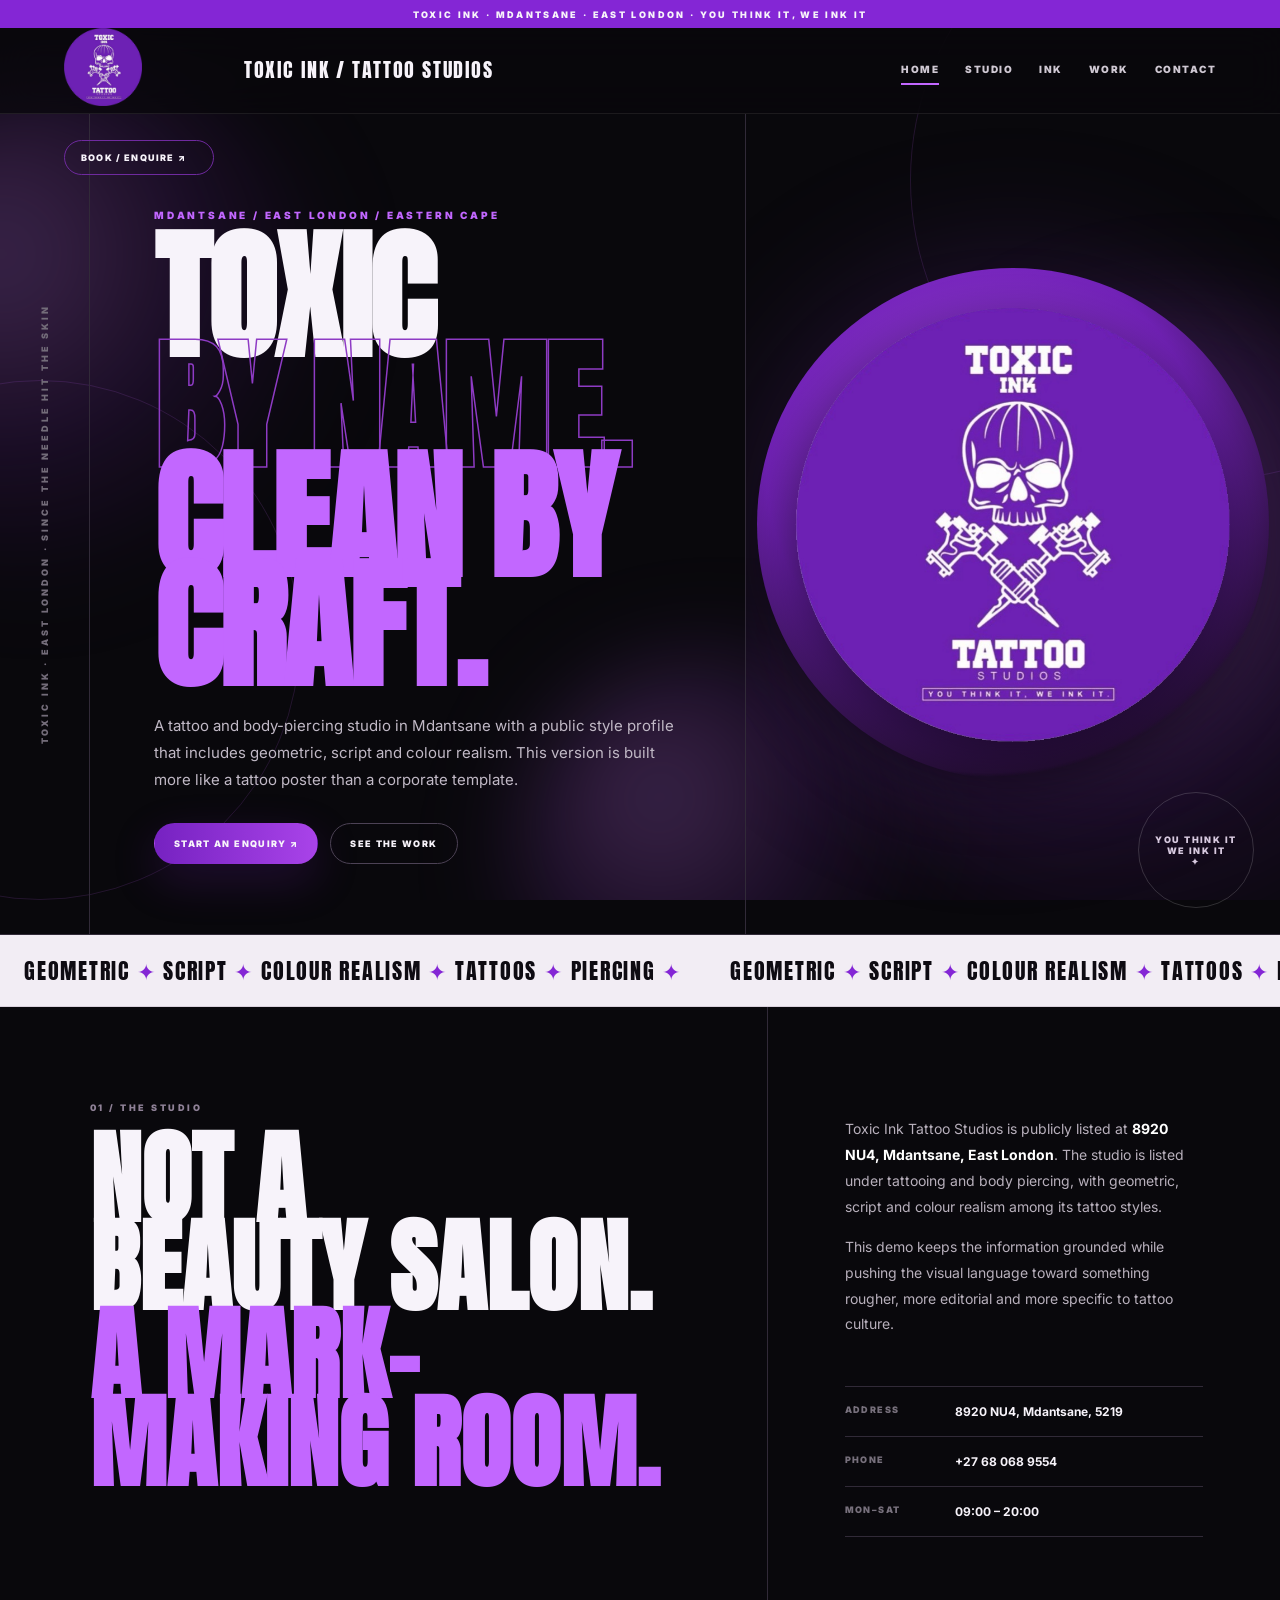
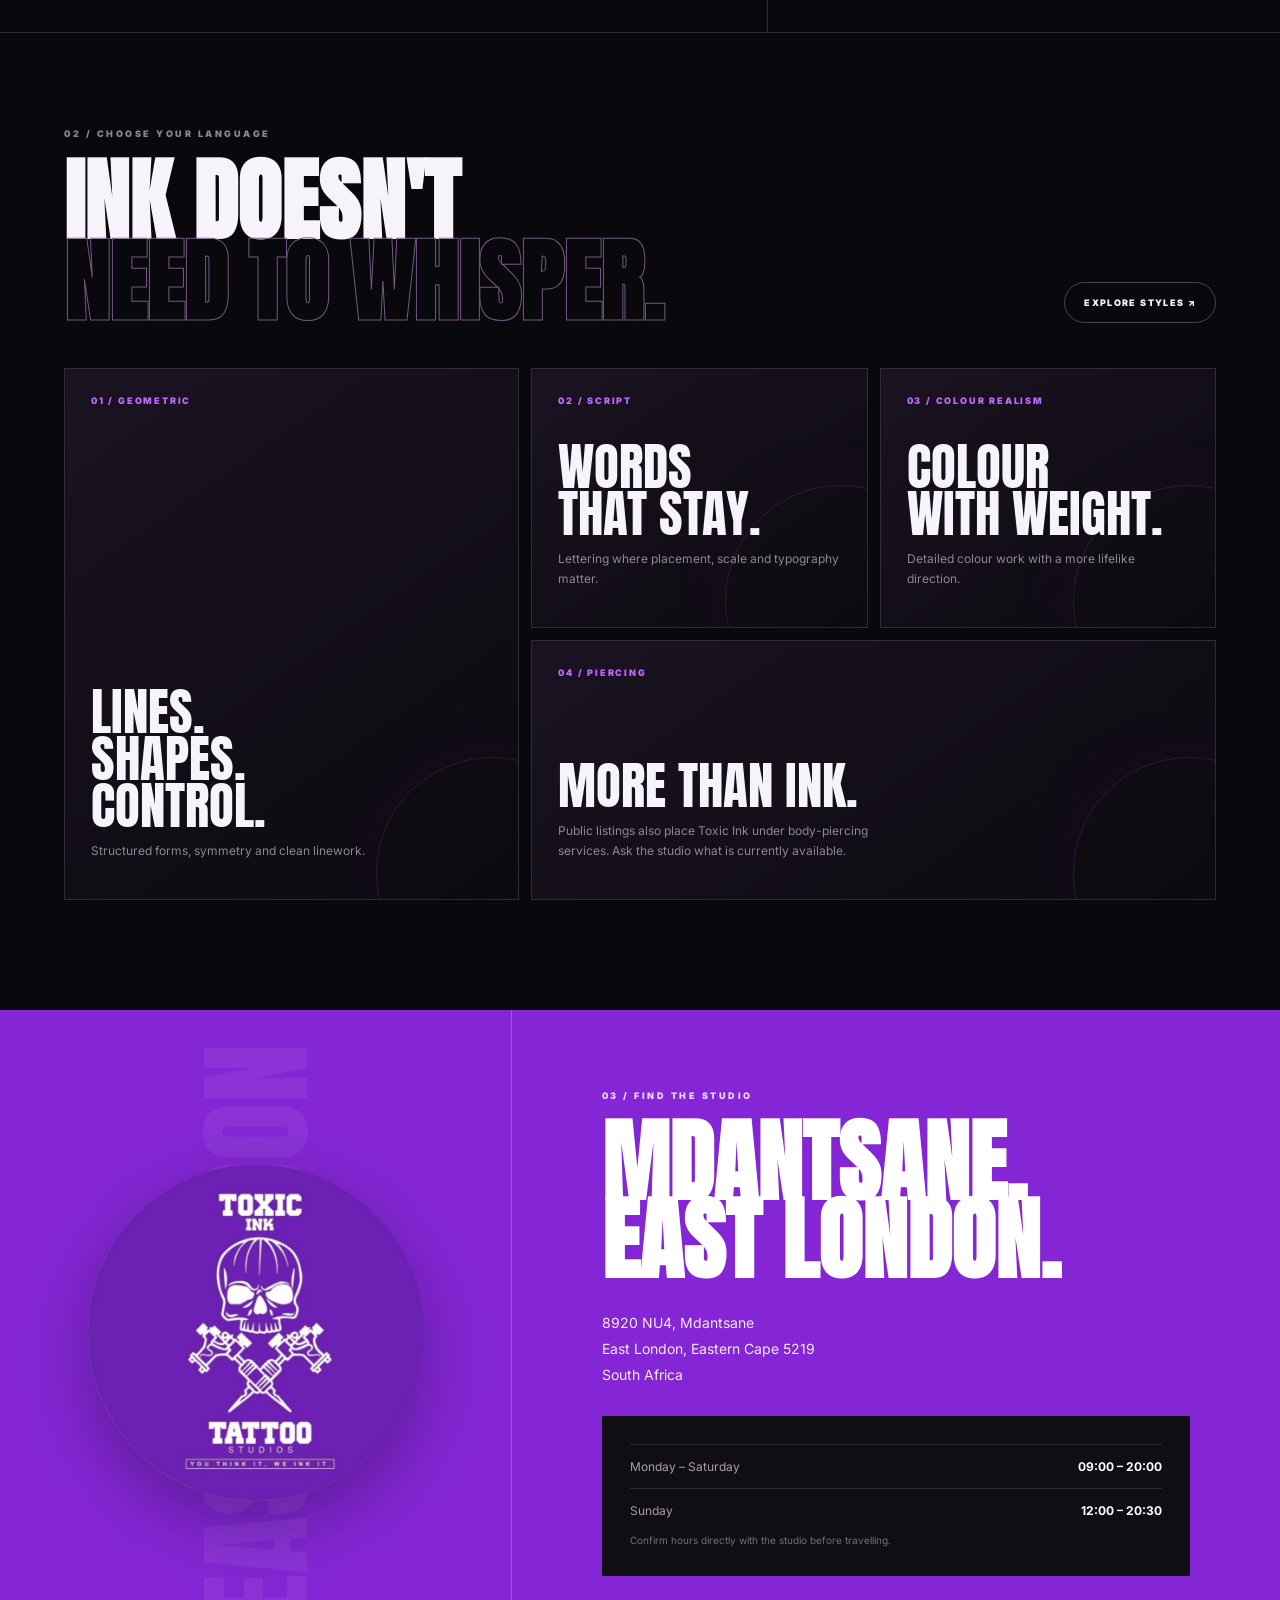
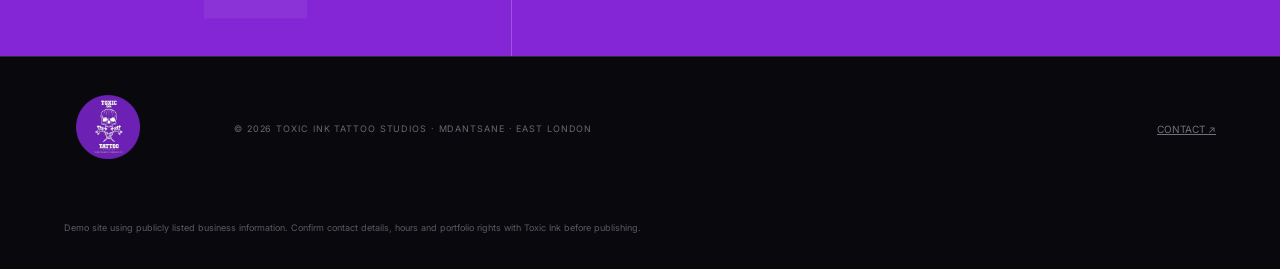
<file: index.html>
<!doctype html><html lang="en"><head><meta charset="utf-8"><meta name="viewport" content="width=device-width,initial-scale=1"><title>Toxic Ink Tattoo Studios — East London</title><meta name="description" content="Toxic Ink Tattoo Studios in Mdantsane, East London."><link rel="stylesheet" href="style.css"></head><body><div class="ink-field" aria-hidden="true"><div class="ink-cloud a"></div><div class="ink-cloud b"></div><div class="ink-cloud c"></div><div class="ink-line one"></div><div class="ink-line two"></div></div><div class="topline">TOXIC INK · MDANTSANE · EAST LONDON · YOU THINK IT, WE INK IT</div>
<header class="site-head">
<a class="brand" href="index.html"><img src="assets/toxic-ink-logo.png" alt="Toxic Ink Tattoo Studios"></a>
<div class="wordmark">TOXIC INK / TATTOO STUDIOS</div>
<button class="menu" aria-label="Menu">☰</button>
<nav class="nav"><a class="active" href="index.html">HOME</a><a class="" href="about.html">STUDIO</a><a class="" href="services.html">INK</a><a class="" href="portfolio.html">WORK</a><a class="" href="contact.html">CONTACT</a></nav>
<a class="head-cta" href="contact.html">BOOK / ENQUIRE ↗</a>
</header>
<main>
<section class="home-hero">
<div class="side-rail"><span>TOXIC INK · EAST LONDON · SINCE THE NEEDLE HIT THE SKIN</span></div>
<div class="hero-copy">
<div class="kicker">MDANTSANE / EAST LONDON / EASTERN CAPE</div>
<h1 class="mega">TOXIC<br><span class="outline">BY NAME.</span><br><span class="purple">CLEAN BY CRAFT.</span></h1>
<p class="lede">A tattoo and body-piercing studio in Mdantsane with a public style profile that includes geometric, script and colour realism. This version is built more like a tattoo poster than a corporate template.</p>
<div class="hero-actions"><a class="btn primary" href="contact.html">START AN ENQUIRY ↗</a><a class="btn" href="portfolio.html">SEE THE WORK</a></div>
</div>
<div class="hero-poster"><div class="poster-disc"></div><img src="assets/toxic-ink-logo.png" alt="Toxic Ink logo"><div class="poster-stamp">YOU THINK IT<br>WE INK IT<br>✦</div></div>
</section>

<div class="marquee"><div class="marquee-track">
<span>GEOMETRIC <i>✦</i> SCRIPT <i>✦</i> COLOUR REALISM <i>✦</i> TATTOOS <i>✦</i> PIERCING <i>✦</i></span>
<span>GEOMETRIC <i>✦</i> SCRIPT <i>✦</i> COLOUR REALISM <i>✦</i> TATTOOS <i>✦</i> PIERCING <i>✦</i></span>
</div></div>

<section class="manifesto">
<div class="manifesto-left"><div class="section-label">01 / THE STUDIO</div><h2 class="statement">NOT A<br>BEAUTY SALON.<br><em>A MARK-MAKING ROOM.</em></h2></div>
<div class="manifesto-right"><div class="bodycopy"><p>Toxic Ink Tattoo Studios is publicly listed at <strong>8920 NU4, Mdantsane, East London</strong>. The studio is listed under tattooing and body piercing, with geometric, script and colour realism among its tattoo styles.</p><p>This demo keeps the information grounded while pushing the visual language toward something rougher, more editorial and more specific to tattoo culture.</p></div>
<div class="fact-stack"><div class="fact"><span>ADDRESS</span><b>8920 NU4, Mdantsane, 5219</b></div><div class="fact"><span>PHONE</span><b>+27 68 068 9554</b></div><div class="fact"><span>MON–SAT</span><b>09:00 – 20:00</b></div></div></div>
</section>

<section class="style-wall">
<div class="style-title-row"><div><div class="section-label">02 / CHOOSE YOUR LANGUAGE</div><h2 class="style-title">INK DOESN'T<br><span class="ghost">NEED TO WHISPER.</span></h2></div><a class="btn" href="services.html">EXPLORE STYLES ↗</a></div>
<div class="style-grid">
<article class="style-card big"><span class="num">01 / GEOMETRIC</span><div><h3>LINES.<br>SHAPES.<br>CONTROL.</h3><p>Structured forms, symmetry and clean linework.</p></div></article>
<article class="style-card"><span class="num">02 / SCRIPT</span><div><h3>WORDS<br>THAT STAY.</h3><p>Lettering where placement, scale and typography matter.</p></div></article>
<article class="style-card"><span class="num">03 / COLOUR REALISM</span><div><h3>COLOUR<br>WITH WEIGHT.</h3><p>Detailed colour work with a more lifelike direction.</p></div></article>
<article class="style-card wide"><span class="num">04 / PIERCING</span><div><h3>MORE THAN INK.</h3><p>Public listings also place Toxic Ink under body-piercing services. Ask the studio what is currently available.</p></div></article>
</div>
</section>

<section class="location-slab"><div class="location-mark"><img src="assets/toxic-ink-logo.png" alt=""></div><div class="location-copy"><div class="section-label" style="color:#ead5fb">03 / FIND THE STUDIO</div><h2>MDANTSANE.<br>EAST LONDON.</h2><div class="bodycopy" style="color:#f2eaf5">8920 NU4, Mdantsane<br>East London, Eastern Cape 5219<br>South Africa</div><div class="hours"><div class="hours-row"><span>Monday – Saturday</span><b>09:00 – 20:00</b></div><div class="hours-row"><span>Sunday</span><b>12:00 – 20:30</b></div><div class="small">Confirm hours directly with the studio before travelling.</div></div></div></section>
</main><footer><a href="index.html"><img src="assets/toxic-ink-logo.png" alt="Toxic Ink"></a><p>© 2026 TOXIC INK TATTOO STUDIOS · MDANTSANE · EAST LONDON</p><a class="small" href="contact.html">CONTACT ↗</a></footer>
<div class="legal">Demo site using publicly listed business information. Confirm contact details, hours and portfolio rights with Toxic Ink before publishing.</div><script>
const m=document.querySelector('.menu'),n=document.querySelector('.nav');if(m&&n)m.addEventListener('click',()=>n.classList.toggle('open'));
const els=[...document.querySelectorAll('.manifesto,.style-card,.location-slab,.editorial,.art,.contact-line,.contact-form')];
els.forEach(x=>x.classList.add('reveal'));const io=new IntersectionObserver(es=>es.forEach(e=>{if(e.isIntersecting){e.target.classList.add('show');io.unobserve(e.target)}}),{threshold:.1});els.forEach(x=>io.observe(x));
</script></body></html>
</file>
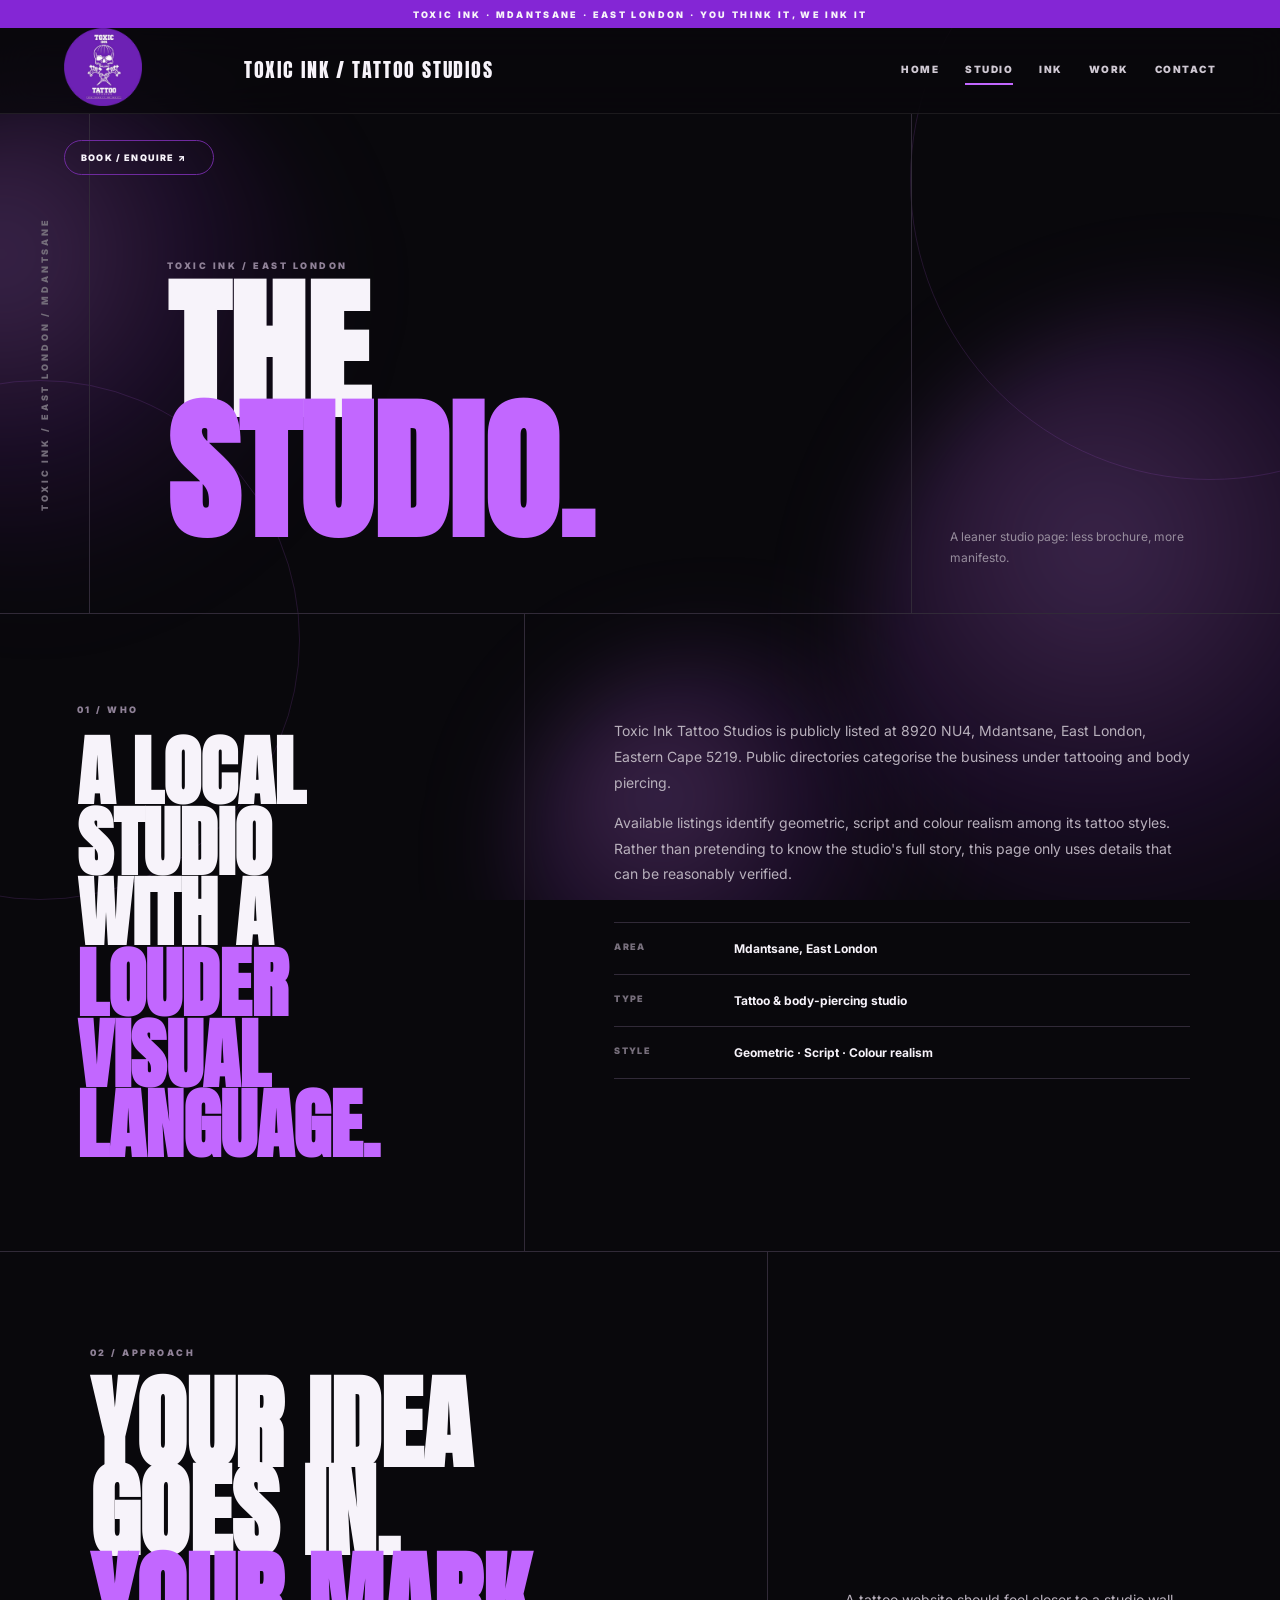
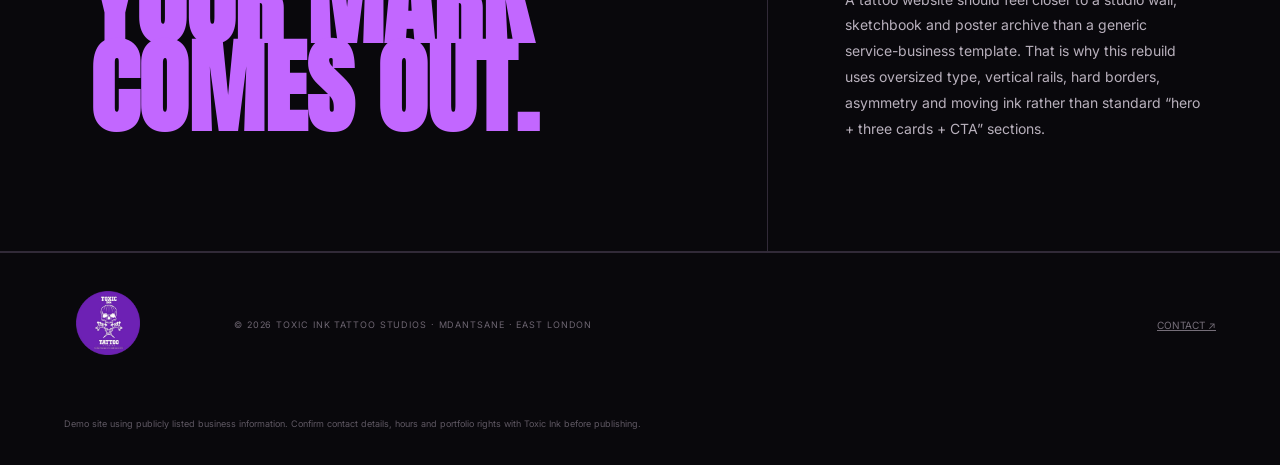
<file: about.html>
<!doctype html><html lang="en"><head><meta charset="utf-8"><meta name="viewport" content="width=device-width,initial-scale=1"><title>Toxic Ink — Studio</title><link rel="stylesheet" href="style.css"></head><body><div class="ink-field" aria-hidden="true"><div class="ink-cloud a"></div><div class="ink-cloud b"></div><div class="ink-cloud c"></div><div class="ink-line one"></div><div class="ink-line two"></div></div><div class="topline">TOXIC INK · MDANTSANE · EAST LONDON · YOU THINK IT, WE INK IT</div>
<header class="site-head">
<a class="brand" href="index.html"><img src="assets/toxic-ink-logo.png" alt="Toxic Ink Tattoo Studios"></a>
<div class="wordmark">TOXIC INK / TATTOO STUDIOS</div>
<button class="menu" aria-label="Menu">☰</button>
<nav class="nav"><a class="" href="index.html">HOME</a><a class="active" href="about.html">STUDIO</a><a class="" href="services.html">INK</a><a class="" href="portfolio.html">WORK</a><a class="" href="contact.html">CONTACT</a></nav>
<a class="head-cta" href="contact.html">BOOK / ENQUIRE ↗</a>
</header><main>
<section class="page-hero"><div class="side-rail"><span>TOXIC INK / EAST LONDON / MDANTSANE</span></div><div class="main"><div class="section-label">TOXIC INK / EAST LONDON</div><h1 class="page-title">THE<br><em>STUDIO.</em></h1></div><div class="aside">A leaner studio page: less brochure, more manifesto.</div></section>
<section class="editorial"><div class="left"><div class="section-label">01 / WHO</div><h2 class="bigquote">A LOCAL STUDIO<br>WITH A <em>LOUDER VISUAL LANGUAGE.</em></h2></div><div class="right"><div class="bodycopy"><p>Toxic Ink Tattoo Studios is publicly listed at 8920 NU4, Mdantsane, East London, Eastern Cape 5219. Public directories categorise the business under tattooing and body piercing.</p><p>Available listings identify geometric, script and colour realism among its tattoo styles. Rather than pretending to know the studio's full story, this page only uses details that can be reasonably verified.</p></div><div class="info-list"><div class="info-row"><span>AREA</span><b>Mdantsane, East London</b></div><div class="info-row"><span>TYPE</span><b>Tattoo & body-piercing studio</b></div><div class="info-row"><span>STYLE</span><b>Geometric · Script · Colour realism</b></div></div></div></section>
<section class="manifesto"><div class="manifesto-left"><div class="section-label">02 / APPROACH</div><h2 class="statement">YOUR IDEA<br>GOES IN.<br><em>YOUR MARK COMES OUT.</em></h2></div><div class="manifesto-right"><div class="bodycopy"><p>A tattoo website should feel closer to a studio wall, sketchbook and poster archive than a generic service-business template. That is why this rebuild uses oversized type, vertical rails, hard borders, asymmetry and moving ink rather than standard “hero + three cards + CTA” sections.</p></div></div></section>
</main><footer><a href="index.html"><img src="assets/toxic-ink-logo.png" alt="Toxic Ink"></a><p>© 2026 TOXIC INK TATTOO STUDIOS · MDANTSANE · EAST LONDON</p><a class="small" href="contact.html">CONTACT ↗</a></footer>
<div class="legal">Demo site using publicly listed business information. Confirm contact details, hours and portfolio rights with Toxic Ink before publishing.</div><script>
const m=document.querySelector('.menu'),n=document.querySelector('.nav');if(m&&n)m.addEventListener('click',()=>n.classList.toggle('open'));
const els=[...document.querySelectorAll('.manifesto,.style-card,.location-slab,.editorial,.art,.contact-line,.contact-form')];
els.forEach(x=>x.classList.add('reveal'));const io=new IntersectionObserver(es=>es.forEach(e=>{if(e.isIntersecting){e.target.classList.add('show');io.unobserve(e.target)}}),{threshold:.1});els.forEach(x=>io.observe(x));
</script></body></html>
</file>
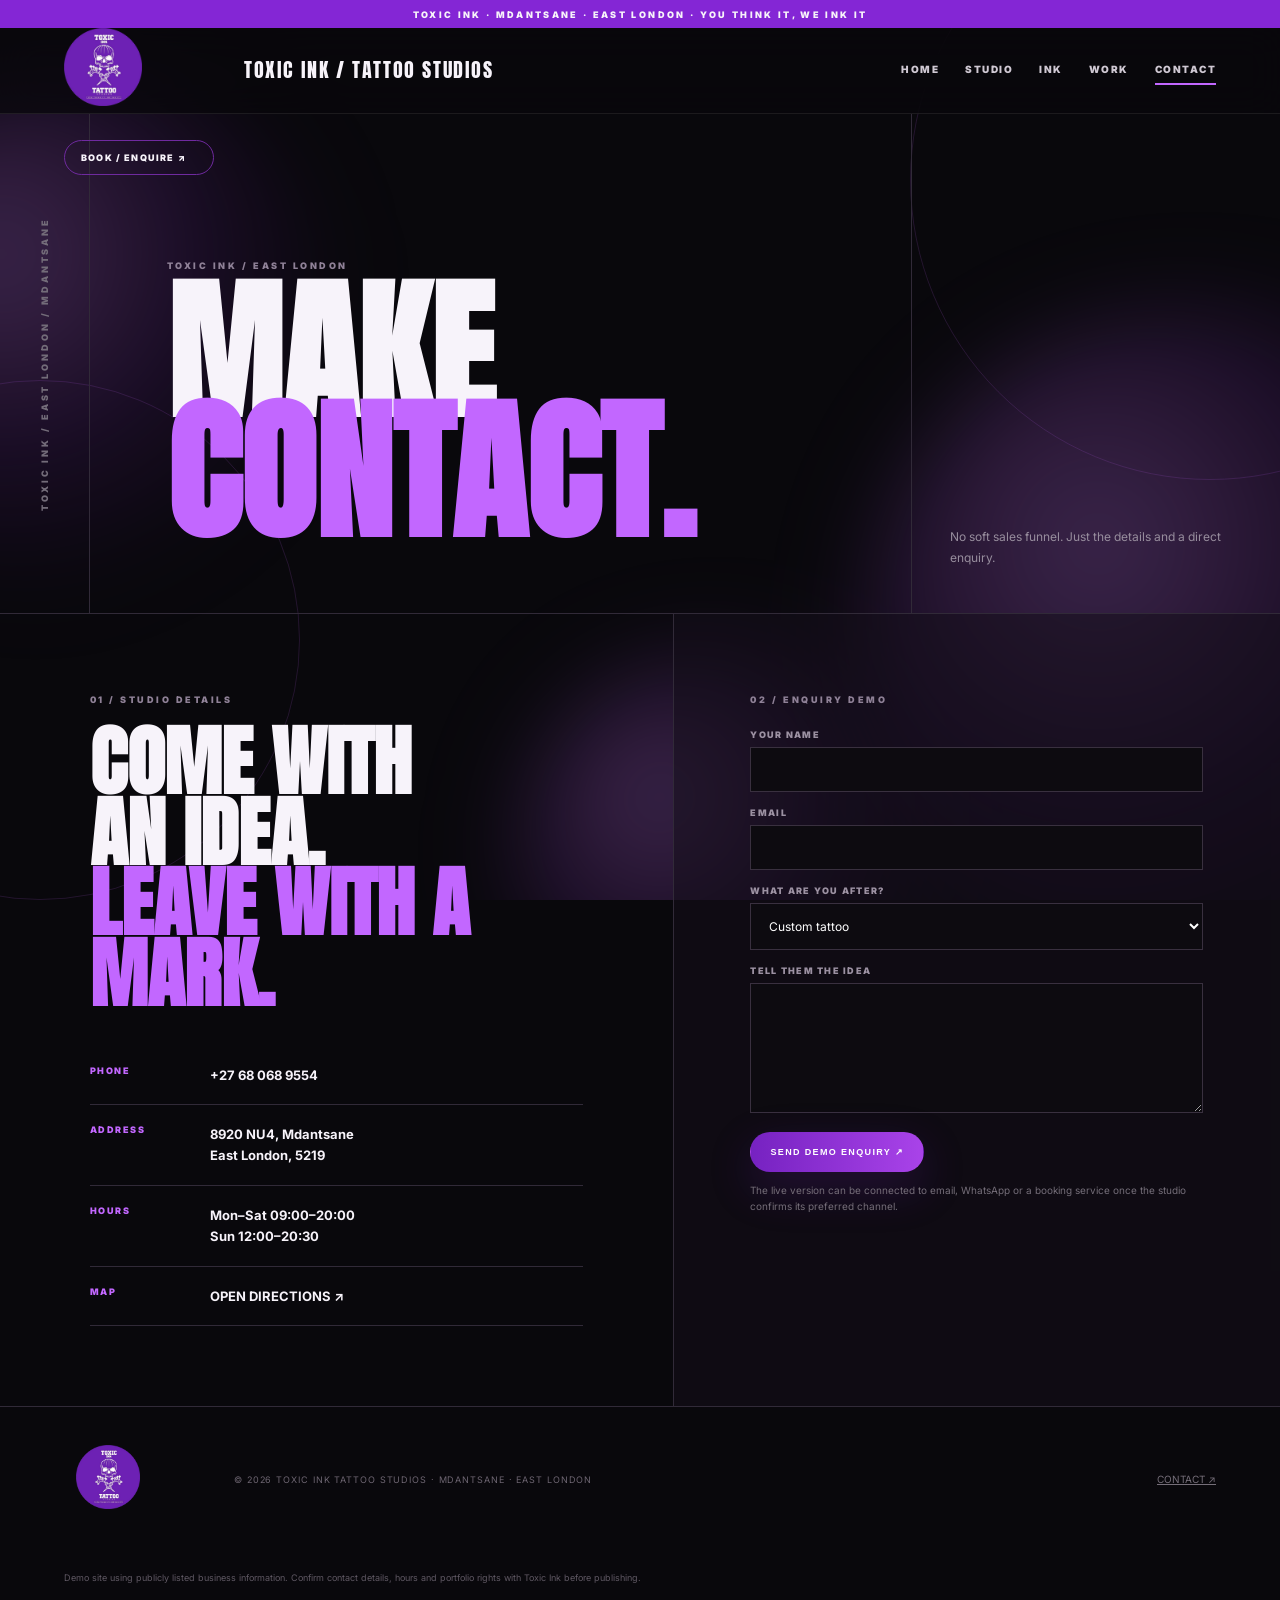
<file: contact.html>
<!doctype html><html lang="en"><head><meta charset="utf-8"><meta name="viewport" content="width=device-width,initial-scale=1"><title>Toxic Ink — Contact</title><link rel="stylesheet" href="style.css"></head><body><div class="ink-field" aria-hidden="true"><div class="ink-cloud a"></div><div class="ink-cloud b"></div><div class="ink-cloud c"></div><div class="ink-line one"></div><div class="ink-line two"></div></div><div class="topline">TOXIC INK · MDANTSANE · EAST LONDON · YOU THINK IT, WE INK IT</div>
<header class="site-head">
<a class="brand" href="index.html"><img src="assets/toxic-ink-logo.png" alt="Toxic Ink Tattoo Studios"></a>
<div class="wordmark">TOXIC INK / TATTOO STUDIOS</div>
<button class="menu" aria-label="Menu">☰</button>
<nav class="nav"><a class="" href="index.html">HOME</a><a class="" href="about.html">STUDIO</a><a class="" href="services.html">INK</a><a class="" href="portfolio.html">WORK</a><a class="active" href="contact.html">CONTACT</a></nav>
<a class="head-cta" href="contact.html">BOOK / ENQUIRE ↗</a>
</header><main>
<section class="page-hero"><div class="side-rail"><span>TOXIC INK / EAST LONDON / MDANTSANE</span></div><div class="main"><div class="section-label">TOXIC INK / EAST LONDON</div><h1 class="page-title">MAKE<br><em>CONTACT.</em></h1></div><div class="aside">No soft sales funnel. Just the details and a direct enquiry.</div></section>
<section class="contact-layout"><div class="contact-panel"><div class="section-label">01 / STUDIO DETAILS</div><h2 class="bigquote">COME WITH<br>AN IDEA.<br><em>LEAVE WITH A MARK.</em></h2>
<div style="margin-top:36px"><a class="contact-line" href="tel:+27680689554"><span>PHONE</span><strong>+27 68 068 9554</strong></a><div class="contact-line"><span>ADDRESS</span><strong>8920 NU4, Mdantsane<br>East London, 5219</strong></div><div class="contact-line"><span>HOURS</span><strong>Mon–Sat 09:00–20:00<br>Sun 12:00–20:30</strong></div><a class="contact-line" href="https://www.google.com/maps/search/?api=1&query=8920+NU4+Mdantsane+East+London+5219" target="_blank" rel="noopener"><span>MAP</span><strong>OPEN DIRECTIONS ↗</strong></a></div></div>
<div class="contact-form"><div class="section-label">02 / ENQUIRY DEMO</div><form onsubmit="event.preventDefault();alert('Demo form only — contact the studio directly to make a real enquiry.')"><label>YOUR NAME</label><input required><label>EMAIL</label><input type="email" required><label>WHAT ARE YOU AFTER?</label><select><option>Custom tattoo</option><option>Geometric</option><option>Script</option><option>Colour realism</option><option>Piercing</option></select><label>TELL THEM THE IDEA</label><textarea></textarea><button class="btn primary" type="submit">SEND DEMO ENQUIRY ↗</button></form><p class="small">The live version can be connected to email, WhatsApp or a booking service once the studio confirms its preferred channel.</p></div></section>
</main><footer><a href="index.html"><img src="assets/toxic-ink-logo.png" alt="Toxic Ink"></a><p>© 2026 TOXIC INK TATTOO STUDIOS · MDANTSANE · EAST LONDON</p><a class="small" href="contact.html">CONTACT ↗</a></footer>
<div class="legal">Demo site using publicly listed business information. Confirm contact details, hours and portfolio rights with Toxic Ink before publishing.</div><script>
const m=document.querySelector('.menu'),n=document.querySelector('.nav');if(m&&n)m.addEventListener('click',()=>n.classList.toggle('open'));
const els=[...document.querySelectorAll('.manifesto,.style-card,.location-slab,.editorial,.art,.contact-line,.contact-form')];
els.forEach(x=>x.classList.add('reveal'));const io=new IntersectionObserver(es=>es.forEach(e=>{if(e.isIntersecting){e.target.classList.add('show');io.unobserve(e.target)}}),{threshold:.1});els.forEach(x=>io.observe(x));
</script></body></html>
</file>
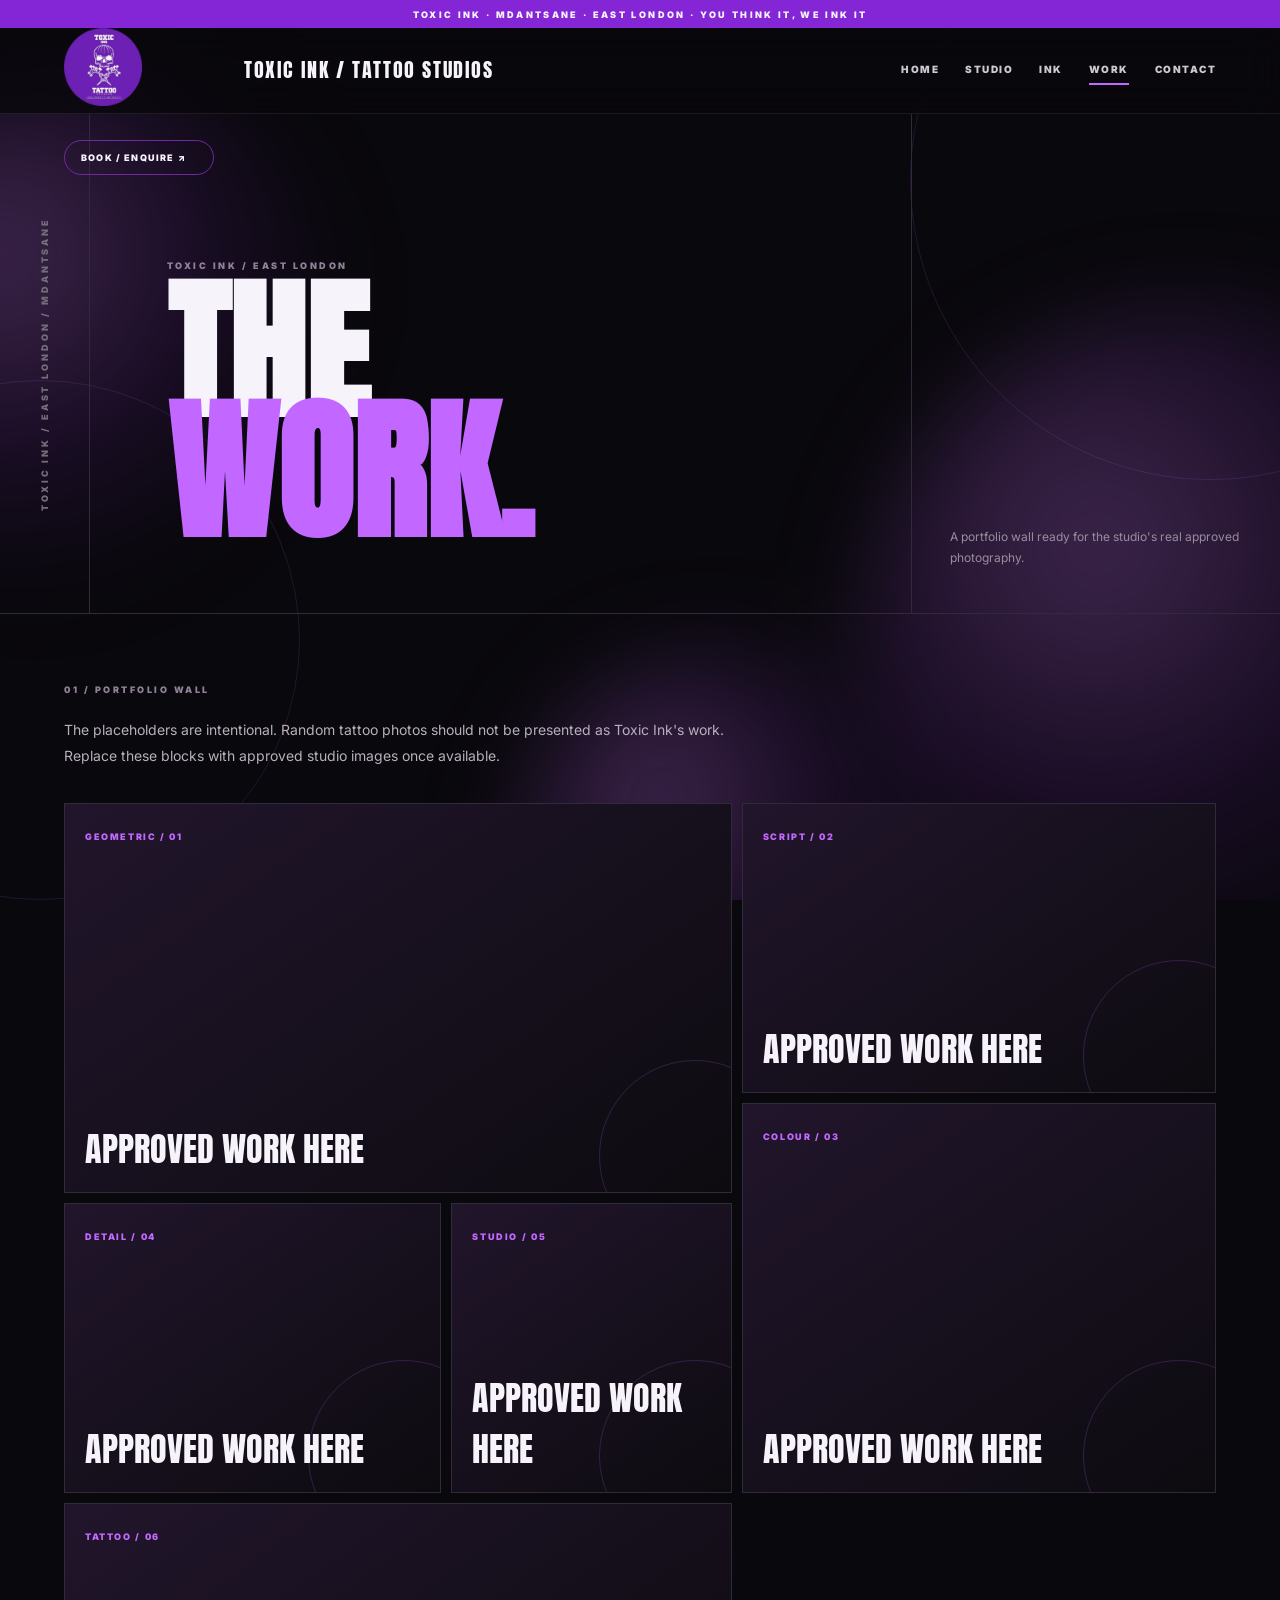
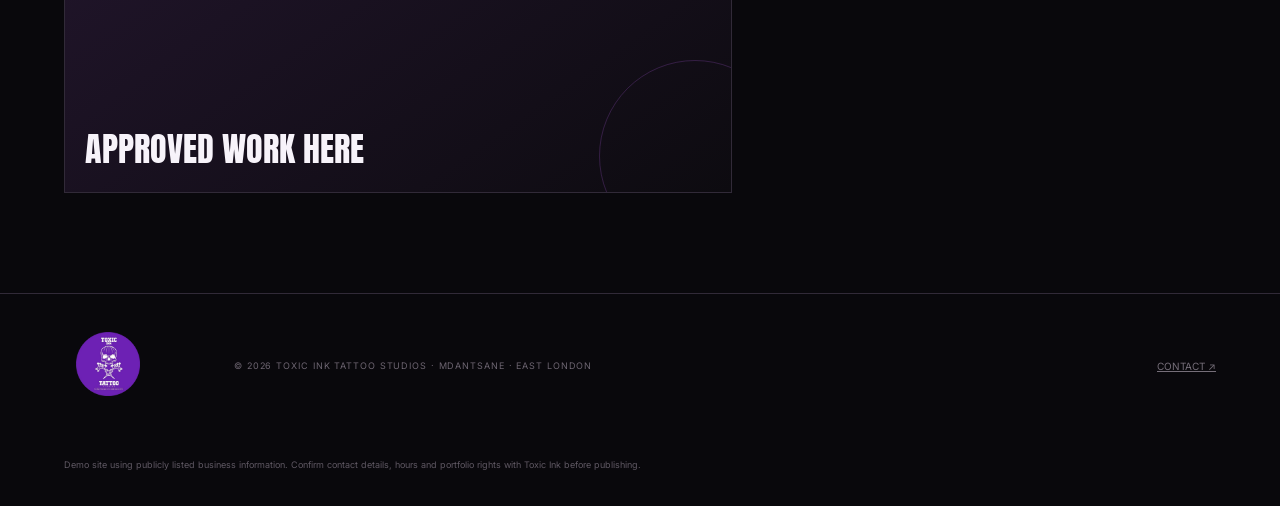
<file: portfolio.html>
<!doctype html><html lang="en"><head><meta charset="utf-8"><meta name="viewport" content="width=device-width,initial-scale=1"><title>Toxic Ink — Work</title><link rel="stylesheet" href="style.css"></head><body><div class="ink-field" aria-hidden="true"><div class="ink-cloud a"></div><div class="ink-cloud b"></div><div class="ink-cloud c"></div><div class="ink-line one"></div><div class="ink-line two"></div></div><div class="topline">TOXIC INK · MDANTSANE · EAST LONDON · YOU THINK IT, WE INK IT</div>
<header class="site-head">
<a class="brand" href="index.html"><img src="assets/toxic-ink-logo.png" alt="Toxic Ink Tattoo Studios"></a>
<div class="wordmark">TOXIC INK / TATTOO STUDIOS</div>
<button class="menu" aria-label="Menu">☰</button>
<nav class="nav"><a class="" href="index.html">HOME</a><a class="" href="about.html">STUDIO</a><a class="" href="services.html">INK</a><a class="active" href="portfolio.html">WORK</a><a class="" href="contact.html">CONTACT</a></nav>
<a class="head-cta" href="contact.html">BOOK / ENQUIRE ↗</a>
</header><main>
<section class="page-hero"><div class="side-rail"><span>TOXIC INK / EAST LONDON / MDANTSANE</span></div><div class="main"><div class="section-label">TOXIC INK / EAST LONDON</div><h1 class="page-title">THE<br><em>WORK.</em></h1></div><div class="aside">A portfolio wall ready for the studio's real approved photography.</div></section>
<section class="portfolio-wall"><div class="section-label">01 / PORTFOLIO WALL</div><div class="bodycopy" style="max-width:700px;margin-bottom:34px">The placeholders are intentional. Random tattoo photos should not be presented as Toxic Ink's work. Replace these blocks with approved studio images once available.</div>
<div class="mosaic"><article class="art"><span class="tag">GEOMETRIC / 01</span><h3>APPROVED WORK HERE</h3></article><article class="art"><span class="tag">SCRIPT / 02</span><h3>APPROVED WORK HERE</h3></article><article class="art"><span class="tag">COLOUR / 03</span><h3>APPROVED WORK HERE</h3></article><article class="art"><span class="tag">DETAIL / 04</span><h3>APPROVED WORK HERE</h3></article><article class="art"><span class="tag">STUDIO / 05</span><h3>APPROVED WORK HERE</h3></article><article class="art"><span class="tag">TATTOO / 06</span><h3>APPROVED WORK HERE</h3></article></div></section>
</main><footer><a href="index.html"><img src="assets/toxic-ink-logo.png" alt="Toxic Ink"></a><p>© 2026 TOXIC INK TATTOO STUDIOS · MDANTSANE · EAST LONDON</p><a class="small" href="contact.html">CONTACT ↗</a></footer>
<div class="legal">Demo site using publicly listed business information. Confirm contact details, hours and portfolio rights with Toxic Ink before publishing.</div><script>
const m=document.querySelector('.menu'),n=document.querySelector('.nav');if(m&&n)m.addEventListener('click',()=>n.classList.toggle('open'));
const els=[...document.querySelectorAll('.manifesto,.style-card,.location-slab,.editorial,.art,.contact-line,.contact-form')];
els.forEach(x=>x.classList.add('reveal'));const io=new IntersectionObserver(es=>es.forEach(e=>{if(e.isIntersecting){e.target.classList.add('show');io.unobserve(e.target)}}),{threshold:.1});els.forEach(x=>io.observe(x));
</script></body></html>
</file>
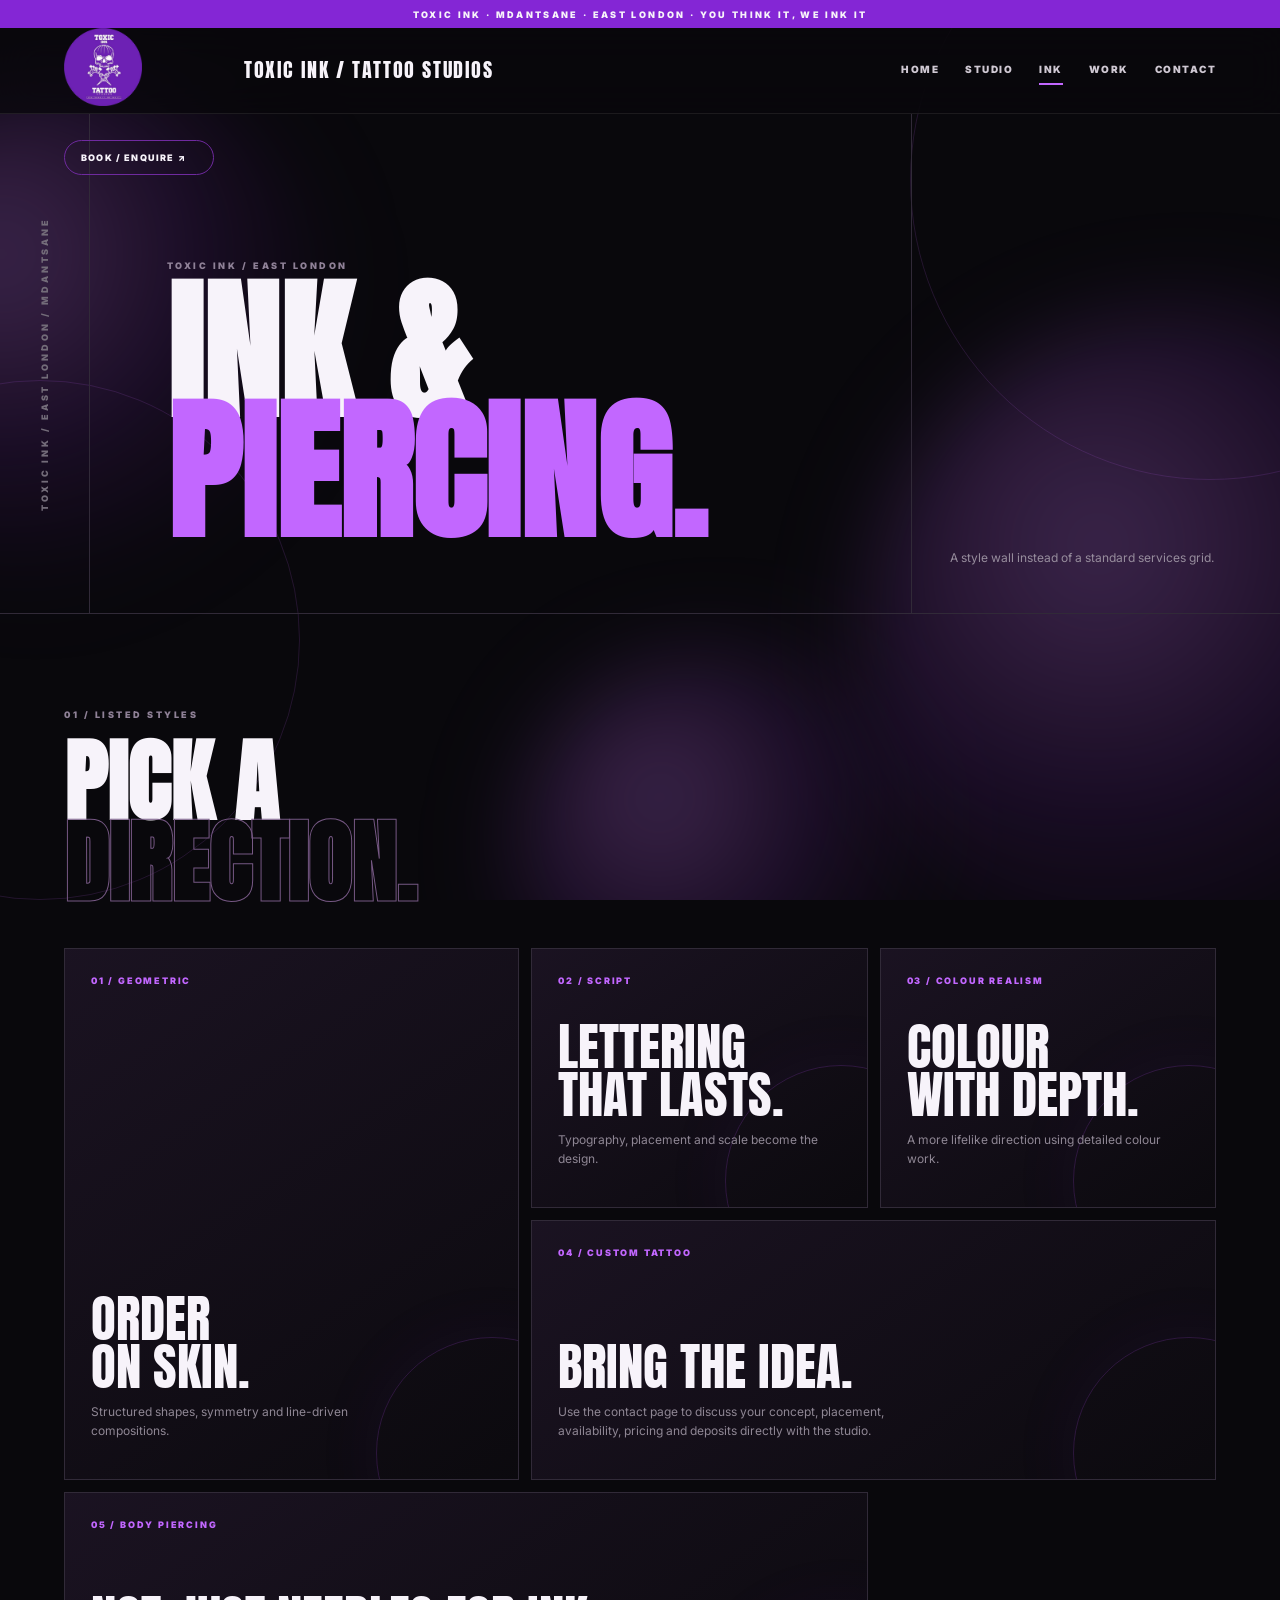
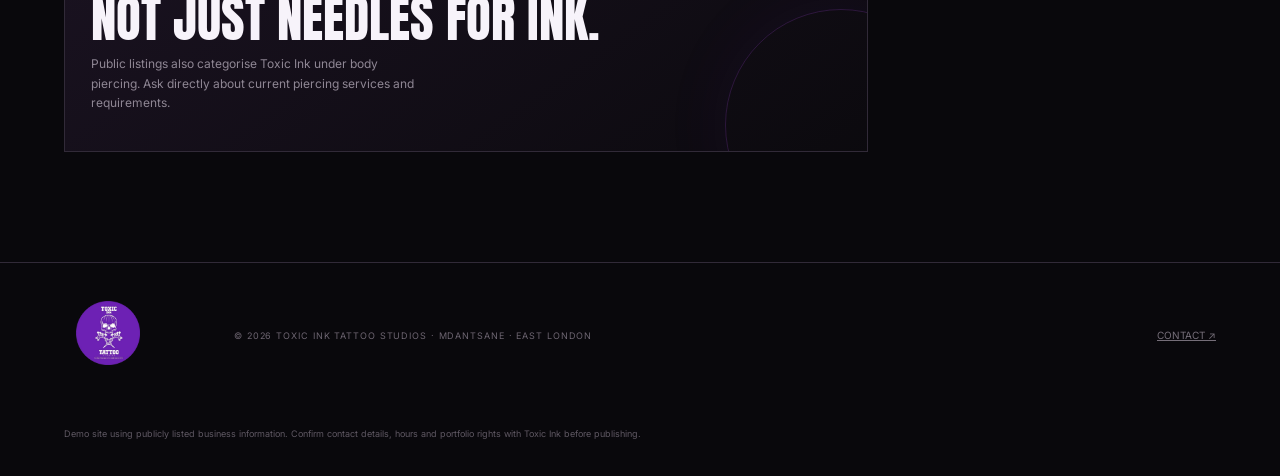
<file: services.html>
<!doctype html><html lang="en"><head><meta charset="utf-8"><meta name="viewport" content="width=device-width,initial-scale=1"><title>Toxic Ink — Ink & Piercing</title><link rel="stylesheet" href="style.css"></head><body><div class="ink-field" aria-hidden="true"><div class="ink-cloud a"></div><div class="ink-cloud b"></div><div class="ink-cloud c"></div><div class="ink-line one"></div><div class="ink-line two"></div></div><div class="topline">TOXIC INK · MDANTSANE · EAST LONDON · YOU THINK IT, WE INK IT</div>
<header class="site-head">
<a class="brand" href="index.html"><img src="assets/toxic-ink-logo.png" alt="Toxic Ink Tattoo Studios"></a>
<div class="wordmark">TOXIC INK / TATTOO STUDIOS</div>
<button class="menu" aria-label="Menu">☰</button>
<nav class="nav"><a class="" href="index.html">HOME</a><a class="" href="about.html">STUDIO</a><a class="active" href="services.html">INK</a><a class="" href="portfolio.html">WORK</a><a class="" href="contact.html">CONTACT</a></nav>
<a class="head-cta" href="contact.html">BOOK / ENQUIRE ↗</a>
</header><main>
<section class="page-hero"><div class="side-rail"><span>TOXIC INK / EAST LONDON / MDANTSANE</span></div><div class="main"><div class="section-label">TOXIC INK / EAST LONDON</div><h1 class="page-title">INK &<br><em>PIERCING.</em></h1></div><div class="aside">A style wall instead of a standard services grid.</div></section>
<section class="style-wall"><div class="style-title-row"><div><div class="section-label">01 / LISTED STYLES</div><h2 class="style-title">PICK A<br><span class="ghost">DIRECTION.</span></h2></div></div>
<div class="style-grid"><article class="style-card big"><span class="num">01 / GEOMETRIC</span><div><h3>ORDER<br>ON SKIN.</h3><p>Structured shapes, symmetry and line-driven compositions.</p></div></article><article class="style-card"><span class="num">02 / SCRIPT</span><div><h3>LETTERING<br>THAT LASTS.</h3><p>Typography, placement and scale become the design.</p></div></article><article class="style-card"><span class="num">03 / COLOUR REALISM</span><div><h3>COLOUR<br>WITH DEPTH.</h3><p>A more lifelike direction using detailed colour work.</p></div></article><article class="style-card wide"><span class="num">04 / CUSTOM TATTOO</span><div><h3>BRING THE IDEA.</h3><p>Use the contact page to discuss your concept, placement, availability, pricing and deposits directly with the studio.</p></div></article><article class="style-card wide"><span class="num">05 / BODY PIERCING</span><div><h3>NOT JUST NEEDLES FOR INK.</h3><p>Public listings also categorise Toxic Ink under body piercing. Ask directly about current piercing services and requirements.</p></div></article></div></section>
</main><footer><a href="index.html"><img src="assets/toxic-ink-logo.png" alt="Toxic Ink"></a><p>© 2026 TOXIC INK TATTOO STUDIOS · MDANTSANE · EAST LONDON</p><a class="small" href="contact.html">CONTACT ↗</a></footer>
<div class="legal">Demo site using publicly listed business information. Confirm contact details, hours and portfolio rights with Toxic Ink before publishing.</div><script>
const m=document.querySelector('.menu'),n=document.querySelector('.nav');if(m&&n)m.addEventListener('click',()=>n.classList.toggle('open'));
const els=[...document.querySelectorAll('.manifesto,.style-card,.location-slab,.editorial,.art,.contact-line,.contact-form')];
els.forEach(x=>x.classList.add('reveal'));const io=new IntersectionObserver(es=>es.forEach(e=>{if(e.isIntersecting){e.target.classList.add('show');io.unobserve(e.target)}}),{threshold:.1});els.forEach(x=>io.observe(x));
</script></body></html>
</file>
<file: style.css>
@import url('https://fonts.googleapis.com/css2?family=Anton&family=Inter:wght@400;500;600;700;800;900&display=swap');
:root{
  --bg:#09080c; --paper:#f2edf4; --ink:#0e0b12; --purple:#8426d5;
  --violet:#c267ff; --muted:#a29aa8; --line:#312a38;
}
*{box-sizing:border-box}
html{scroll-behavior:smooth}
body{margin:0;background:var(--bg);color:#f7f3fa;font-family:Inter,Arial,sans-serif;overflow-x:hidden}
a{color:inherit}
::selection{background:var(--violet);color:#111}

/* BACKGROUND INK */
.ink-field{position:fixed;inset:0;z-index:-10;overflow:hidden;pointer-events:none}
.ink-cloud{position:absolute;border-radius:50%;filter:blur(42px);opacity:.28;mix-blend-mode:screen;
background:radial-gradient(circle at 35% 35%,rgba(208,120,255,.95),rgba(111,29,171,.48) 45%,transparent 72%);
animation:drift 22s ease-in-out infinite alternate}
.ink-cloud.a{width:520px;height:520px;left:-180px;top:8vh}
.ink-cloud.b{width:680px;height:680px;right:-260px;top:34vh;animation-duration:31s;animation-delay:-8s}
.ink-cloud.c{width:420px;height:420px;left:40vw;bottom:-170px;animation-duration:26s;animation-delay:-13s}
.ink-line{position:absolute;border:1px solid rgba(195,100,255,.14);border-radius:50%;animation:spin 42s linear infinite}
.ink-line.one{width:600px;height:600px;right:-230px;top:-120px}
.ink-line.two{width:520px;height:520px;left:-220px;bottom:0;animation-direction:reverse}
@keyframes drift{0%{transform:translate(0,0) scale(1)}50%{transform:translate(85px,-45px) scale(1.12)}100%{transform:translate(-15px,70px) scale(.98)}}
@keyframes spin{to{transform:rotate(360deg)}}

/* HEADER */
.topline{height:28px;background:var(--purple);display:flex;align-items:center;justify-content:center;font-size:9px;font-weight:900;letter-spacing:.26em}
.site-head{position:sticky;top:0;z-index:50;display:grid;grid-template-columns:150px 1fr auto;align-items:center;gap:30px;height:86px;padding:0 5vw;
background:rgba(9,8,12,.73);border-bottom:1px solid rgba(255,255,255,.08);backdrop-filter:blur(18px)}
.brand img{width:78px;height:78px;object-fit:contain}
.wordmark{font-family:Anton,Impact,sans-serif;font-size:20px;letter-spacing:.08em}
.nav{display:flex;gap:26px;justify-self:center}
.nav a{text-decoration:none;font-size:10px;font-weight:900;letter-spacing:.15em;color:#cfc8d3;position:relative}
.nav a:before{content:"";position:absolute;left:0;bottom:-10px;width:0;height:2px;background:var(--violet);transition:.25s}
.nav a:hover:before,.nav a.active:before{width:100%}
.head-cta{text-decoration:none;border:1px solid #6f2a9f;padding:11px 16px;border-radius:999px;font-size:9px;font-weight:900;letter-spacing:.13em}
.menu{display:none;background:none;border:0;color:#fff;font-size:24px}

/* HOME HERO: asymmetrical editorial */
.home-hero{min-height:780px;display:grid;grid-template-columns:90px 1.1fr .9fr;position:relative;border-bottom:1px solid var(--line)}
.side-rail{border-right:1px solid var(--line);display:flex;align-items:center;justify-content:center;overflow:hidden}
.side-rail span{writing-mode:vertical-rl;transform:rotate(180deg);font-size:9px;font-weight:900;letter-spacing:.32em;color:#736c79}
.hero-copy{padding:95px 4vw 70px 5vw;display:flex;flex-direction:column;justify-content:center}
.kicker{font-size:10px;font-weight:900;letter-spacing:.28em;color:var(--violet);margin-bottom:22px}
.mega{font-family:Anton,Impact,sans-serif;font-size:clamp(84px,11vw,176px);line-height:.78;letter-spacing:-.02em;margin:0}
.mega .outline{-webkit-text-stroke:1.5px #8e3bc4;color:transparent}
.mega .purple{color:var(--violet)}
.hero-copy .lede{max-width:610px;font-size:15px;line-height:1.8;color:#c1b9c6;margin:30px 0}
.hero-actions{display:flex;gap:12px;flex-wrap:wrap}
.btn{display:inline-flex;align-items:center;gap:10px;text-decoration:none;border:1px solid #4c4255;padding:14px 19px;border-radius:999px;font-size:9px;font-weight:900;letter-spacing:.15em;transition:.25s}
.btn.primary{background:linear-gradient(90deg,#7622c1,#a943e9);border-color:transparent;box-shadow:0 16px 45px rgba(121,31,190,.22)}
.btn:hover{transform:translateY(-3px)}
.hero-poster{position:relative;display:flex;align-items:center;justify-content:center;overflow:hidden;border-left:1px solid var(--line);min-width:0}
.poster-disc{width:min(520px,40vw);aspect-ratio:1;border-radius:50%;background:radial-gradient(circle at 45% 40%,#ae51f5 0,#7523bc 53%,#33134a 72%,transparent 73%);
filter:drop-shadow(0 0 70px rgba(153,65,225,.18));animation:pulse 7s ease-in-out infinite}
.hero-poster img{position:absolute;width:min(440px,34vw);max-height:72%;object-fit:contain;filter:drop-shadow(0 28px 38px #000b);animation:float 6s ease-in-out infinite}
.poster-stamp{position:absolute;right:26px;bottom:26px;border:1px solid rgba(255,255,255,.16);width:116px;height:116px;border-radius:50%;display:grid;place-items:center;text-align:center;
font-size:9px;font-weight:900;letter-spacing:.16em;color:#d7c9df;animation:spin 18s linear infinite}
@keyframes float{0%,100%{transform:translateY(0)}50%{transform:translateY(-14px)}}
@keyframes pulse{0%,100%{transform:scale(.98)}50%{transform:scale(1.035)}}

/* marquee */
.marquee{background:var(--paper);color:var(--ink);overflow:hidden;border-bottom:1px solid #dad1dc}
.marquee-track{display:flex;width:max-content;animation:marquee 24s linear infinite}
.marquee span{padding:19px 24px;font-family:Anton,Impact,sans-serif;font-size:22px;letter-spacing:.08em;white-space:nowrap}
.marquee i{color:var(--purple);font-style:normal}
@keyframes marquee{to{transform:translateX(-50%)}}

/* editorial statement */
.manifesto{display:grid;grid-template-columns:1.2fr .8fr;min-height:600px;border-bottom:1px solid var(--line)}
.manifesto-left{padding:95px 7vw;border-right:1px solid var(--line)}
.section-label{font-size:9px;font-weight:900;letter-spacing:.28em;color:#8f8197;margin-bottom:22px}
.statement{font-family:Anton,Impact,sans-serif;font-size:clamp(60px,8vw,118px);line-height:.86;margin:0}
.statement em{font-style:normal;color:var(--violet)}
.manifesto-right{padding:95px 6vw;display:flex;flex-direction:column;justify-content:flex-end}
.bodycopy{font-size:14px;line-height:1.85;color:#b8b0bc}
.bodycopy strong{color:#fff}
.fact-stack{display:grid;gap:0;margin-top:35px;border-top:1px solid var(--line)}
.fact{display:grid;grid-template-columns:110px 1fr;padding:17px 0;border-bottom:1px solid var(--line)}
.fact span{font-size:9px;letter-spacing:.15em;color:#77707c;font-weight:900}.fact b{font-size:12px}

/* style wall */
.style-wall{padding:95px 5vw 110px}
.style-title-row{display:grid;grid-template-columns:1fr auto;align-items:end;gap:30px;margin-bottom:45px}
.style-title{font-family:Anton,Impact,sans-serif;font-size:clamp(58px,7vw,102px);line-height:.9;margin:0}
.style-title .ghost{-webkit-text-stroke:1px #765884;color:transparent}
.style-grid{display:grid;grid-template-columns:1.15fr .85fr .85fr;grid-auto-rows:260px;gap:12px}
.style-card{position:relative;overflow:hidden;padding:26px;border:1px solid var(--line);background:linear-gradient(145deg,rgba(29,20,37,.88),rgba(12,10,15,.88));display:flex;flex-direction:column;justify-content:space-between}
.style-card.big{grid-row:span 2}.style-card.wide{grid-column:span 2}
.style-card:before{content:"";position:absolute;right:-90px;bottom:-90px;width:230px;height:230px;border-radius:50%;border:1px solid rgba(187,83,255,.18);box-shadow:0 0 70px rgba(132,38,213,.07)}
.style-card .num{font-size:9px;font-weight:900;letter-spacing:.2em;color:var(--violet)}
.style-card h3{font-family:Anton,Impact,sans-serif;font-size:clamp(34px,4vw,62px);font-weight:400;line-height:.92;margin:0;position:relative}
.style-card p{max-width:330px;font-size:12px;line-height:1.65;color:#8f8794;position:relative}
.style-card:hover{border-color:#8537ba;transform:translateY(-4px);transition:.25s}

/* location block */
.location-slab{display:grid;grid-template-columns:.8fr 1.2fr;background:var(--purple);color:white;min-height:520px}
.location-mark{display:flex;align-items:center;justify-content:center;border-right:1px solid rgba(255,255,255,.22);position:relative;overflow:hidden}
.location-mark img{width:min(350px,66%);filter:drop-shadow(0 24px 35px rgba(0,0,0,.28))}
.location-mark:before{content:"EAST LONDON";position:absolute;font-family:Anton,Impact,sans-serif;font-size:120px;white-space:nowrap;opacity:.06;transform:rotate(-90deg)}
.location-copy{padding:80px 7vw;display:flex;flex-direction:column;justify-content:center}
.location-copy h2{font-family:Anton,Impact,sans-serif;font-size:clamp(60px,7vw,100px);line-height:.88;margin:0 0 30px}
.hours{background:#110d15;padding:28px;margin-top:28px}
.hours-row{display:flex;justify-content:space-between;gap:20px;padding:14px 0;border-top:1px solid #302636;font-size:12px}
.hours-row span{color:#a99db0}.small{font-size:10px;line-height:1.6;color:#756e79}

/* inner pages */
.page-hero{display:grid;grid-template-columns:90px 1fr minmax(260px,.45fr);min-height:500px;border-bottom:1px solid var(--line)}
.page-hero .main{padding:80px 6vw;display:flex;flex-direction:column;justify-content:flex-end}
.page-title{font-family:Anton,Impact,sans-serif;font-size:clamp(80px,12vw,165px);line-height:.78;margin:0}
.page-title em{font-style:normal;color:var(--violet)}
.page-hero .aside{border-left:1px solid var(--line);padding:44px 3vw;display:flex;flex-direction:column;justify-content:flex-end;color:#978d9d;font-size:12px;line-height:1.8}

.editorial{display:grid;grid-template-columns:.82fr 1.18fr;border-bottom:1px solid var(--line)}
.editorial .left{padding:90px 6vw;border-right:1px solid var(--line)}
.editorial .right{padding:90px 7vw}
.bigquote{font-family:Anton,Impact,sans-serif;font-size:clamp(48px,6vw,86px);line-height:.92;margin:0}.bigquote em{font-style:normal;color:var(--violet)}
.info-list{border-top:1px solid var(--line);margin-top:35px}.info-row{display:grid;grid-template-columns:120px 1fr;padding:18px 0;border-bottom:1px solid var(--line)}
.info-row span{font-size:9px;color:#776f7c;font-weight:900;letter-spacing:.15em}.info-row b{font-size:12px}

.portfolio-wall{padding:70px 5vw 100px}
.mosaic{display:grid;grid-template-columns:repeat(12,1fr);grid-auto-rows:90px;gap:10px}
.art{position:relative;border:1px solid var(--line);background:linear-gradient(145deg,#21152b,#0d0b10);padding:20px;overflow:hidden}
.art:nth-child(1){grid-column:span 7;grid-row:span 4}.art:nth-child(2){grid-column:span 5;grid-row:span 3}.art:nth-child(3){grid-column:span 5;grid-row:span 4}.art:nth-child(4){grid-column:span 4;grid-row:span 3}.art:nth-child(5){grid-column:span 3;grid-row:span 3}.art:nth-child(6){grid-column:span 7;grid-row:span 3}
.art:before{content:"";position:absolute;width:190px;height:190px;border:1px solid rgba(196,102,255,.2);border-radius:50%;right:-60px;bottom:-60px}
.art .tag{font-size:9px;font-weight:900;letter-spacing:.18em;color:var(--violet)}.art h3{position:absolute;left:20px;bottom:18px;font-family:Anton,Impact,sans-serif;font-size:34px;font-weight:400;margin:0}

.contact-layout{display:grid;grid-template-columns:1fr .9fr;min-height:650px}
.contact-panel{padding:80px 7vw;border-right:1px solid var(--line)}
.contact-form{padding:80px 6vw;background:rgba(20,15,26,.55)}
.contact-line{display:grid;grid-template-columns:120px 1fr;padding:19px 0;border-bottom:1px solid var(--line);text-decoration:none}
.contact-line span{font-size:9px;font-weight:900;letter-spacing:.17em;color:var(--violet)}.contact-line strong{font-size:13px;line-height:1.6}
form{margin-top:24px}label{display:block;font-size:9px;font-weight:900;letter-spacing:.14em;color:#9c91a2;margin-bottom:7px}
input,textarea,select{width:100%;background:#0d0b10;border:1px solid #39303f;color:#fff;padding:14px;margin-bottom:15px;font:inherit;font-size:12px}textarea{min-height:130px;resize:vertical}
button.btn{cursor:pointer;color:white}

/* footer */
footer{display:grid;grid-template-columns:140px 1fr auto;gap:30px;align-items:center;padding:38px 5vw;border-top:1px solid var(--line)}
footer img{width:88px;height:64px;object-fit:contain}footer p{font-size:9px;color:#6d6571;letter-spacing:.1em}
.legal{padding:20px 5vw 34px;font-size:9px;color:#5f5863;line-height:1.6}

/* reveal */
.reveal{opacity:0;transform:translateY(22px);transition:opacity .8s ease,transform .8s ease}.reveal.show{opacity:1;transform:none}

@media(max-width:900px){
  .site-head{grid-template-columns:90px 1fr auto}.wordmark{display:none}.menu{display:block}.head-cta{display:none}
  .nav{display:none;position:absolute;left:0;right:0;top:86px;background:#0b090e;padding:25px 6vw;flex-direction:column;gap:20px}.nav.open{display:flex}
  .home-hero{grid-template-columns:52px 1fr}.hero-poster{grid-column:1/-1;min-height:420px;border-left:0;border-top:1px solid var(--line)}
  .poster-disc{width:min(440px,72vw)}.hero-poster img{width:min(380px,62vw)}
  .manifesto,.location-slab,.editorial,.contact-layout{grid-template-columns:1fr}
  .manifesto-left,.editorial .left,.contact-panel{border-right:0;border-bottom:1px solid var(--line)}
  .style-grid{grid-template-columns:1fr 1fr;grid-auto-rows:230px}.style-card.big{grid-row:span 1}.style-card.wide{grid-column:span 2}
  .page-hero{grid-template-columns:52px 1fr}.page-hero .aside{grid-column:1/-1;border-left:0;border-top:1px solid var(--line)}
  .mosaic{grid-template-columns:1fr 1fr;grid-auto-rows:240px}.art{grid-column:auto!important;grid-row:auto!important}
  footer{grid-template-columns:90px 1fr}
}
@media(max-width:560px){
  .topline{font-size:8px;letter-spacing:.16em}.site-head{padding:0 5vw;height:74px}.nav{top:74px}
  .home-hero{grid-template-columns:1fr}.side-rail{display:none}.hero-copy{padding:70px 7vw 55px}.mega{font-size:72px}.hero-poster{min-height:350px}
  .manifesto-left,.manifesto-right,.style-wall,.location-copy,.editorial .left,.editorial .right,.portfolio-wall,.contact-panel,.contact-form{padding-left:7vw;padding-right:7vw}
  .style-grid{grid-template-columns:1fr}.style-card.wide{grid-column:span 1}.style-title-row{grid-template-columns:1fr}
  .page-hero{grid-template-columns:1fr}.page-hero .main{padding:60px 7vw}.page-hero .side-rail{display:none}.page-title{font-size:78px}
  .mosaic{grid-template-columns:1fr;grid-auto-rows:230px}
  footer{grid-template-columns:1fr}footer img{width:78px}
}
@media(prefers-reduced-motion:reduce){*,*:before,*:after{animation-duration:.001ms!important;animation-iteration-count:1!important}.reveal{opacity:1;transform:none}}
</file>
